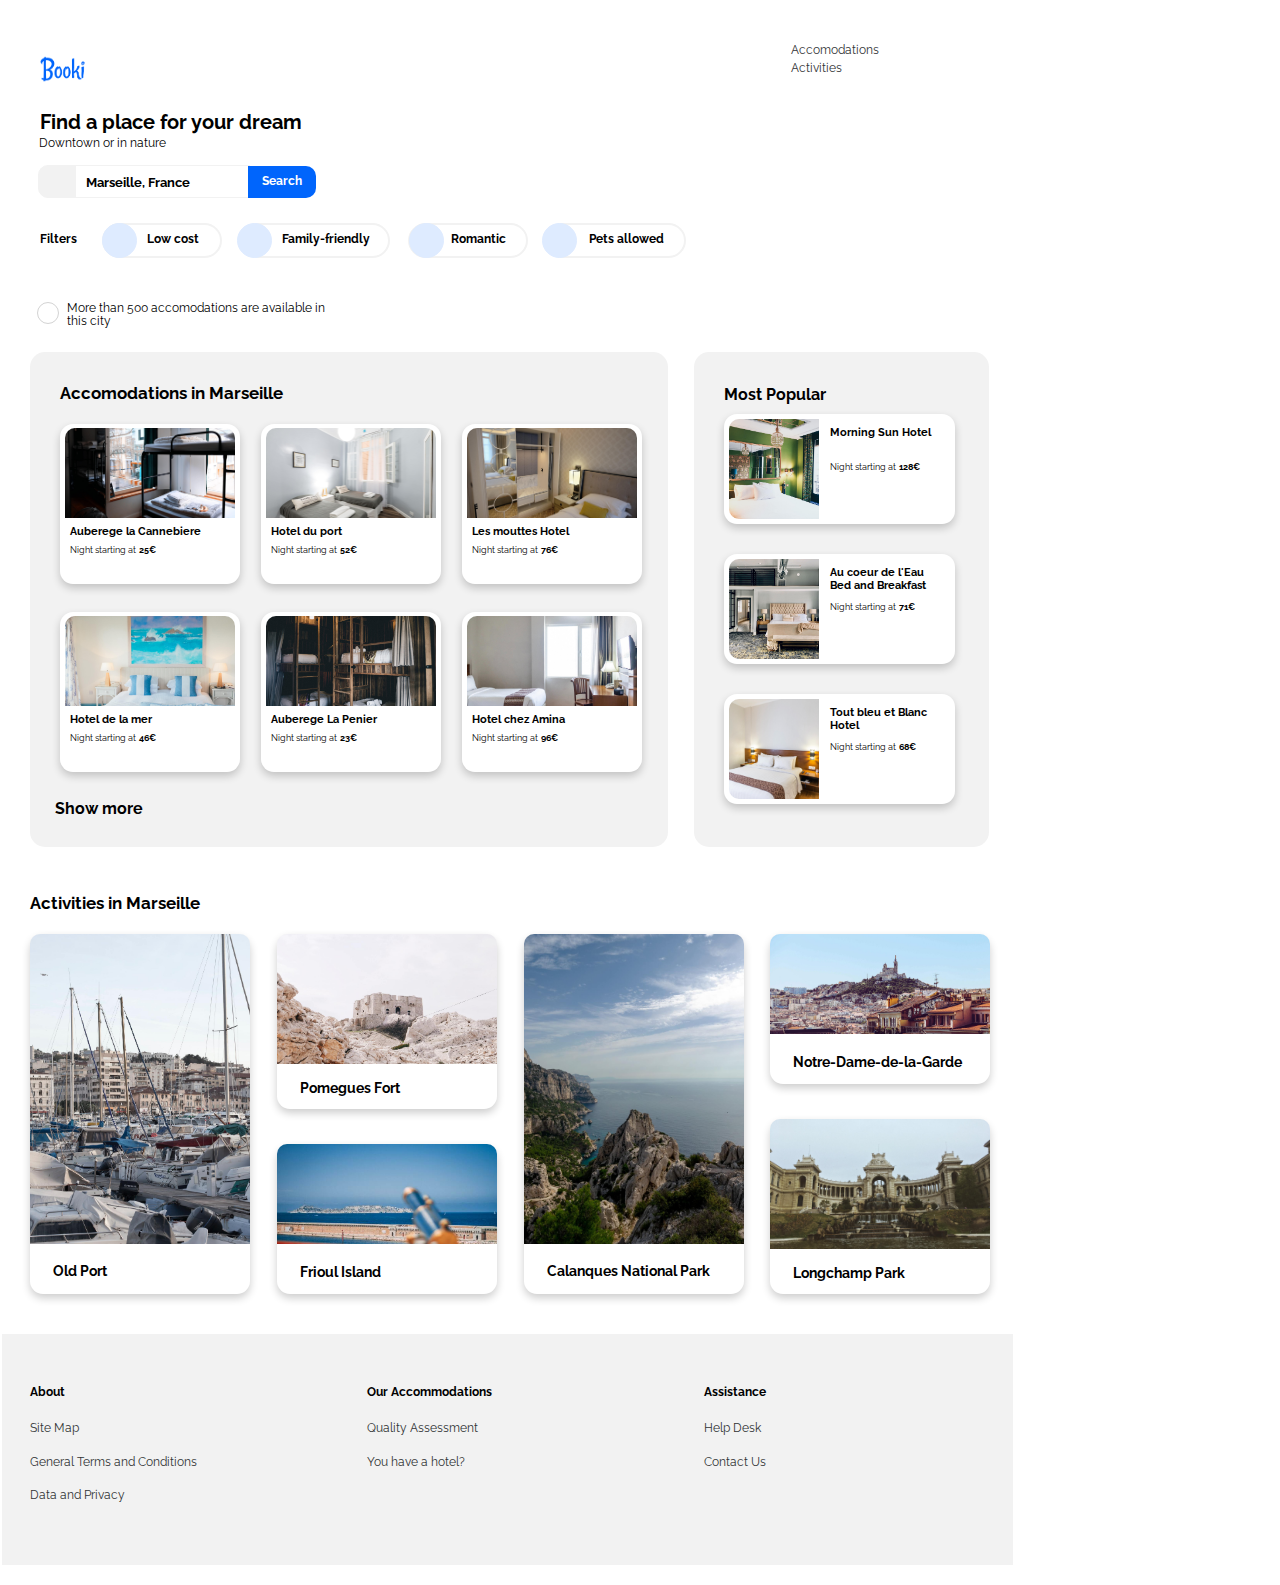
<file: index.html>
<!DOCTYPE html>
<html lang="en">

<head>
    <meta charset="utf-8">
    <meta name="viewport" content="width=device-width, initial-scale=1.0">

    <link rel="preconnect" href="https://fonts.googleapis.com">
    <link rel="preconnect" href="https://fonts.gstatic.com" crossorigin>
    <link href="https://fonts.googleapis.com/css2?family=Raleway:wght@400;700;900&display=swap" rel="stylesheet">

    <link rel="stylesheet" href="https://use.fontawesome.com/releases/v5.15.4/css/all.css"
        integrity="sha384-DyZ88mC6Up2uqS4h/KRgHuoeGwBcD4Ng9SiP4dIRy0EXTlnuz47vAwmeGwVChigm" crossorigin="anonymous">
    <link rel="stylesheet" href="css/normalize.css" type="text/css">
    <link rel="stylesheet" href="css/style.css" type="text/css">

    <title>
        Booki
    </title>
</head>

<body>

    <header>
        <div class="h-img-wrapper">
           <img src="images/logo/Booki.png" alt="logo" width="191" height="60"> 
        </div>

        <div class="h-img-wrapper2">
            <img src="images/logo/Booki@3x.png" alt="mobile logo" width="285" height="135">
        </div>
        
        <nav>
            <ul class='nav-menu'>
                <li><a href="#accom-anchor">Accomodations</a></li>
                <li><a href="#activity-anchor">Activities</a></li>
            </ul>

        </nav>
        
    </header>

    <main>
        <div class="welcome-container">
            <p id="welcome-header"><strong>Find a place for your dream</strong></p>
            <!-- <h1>Find a place for your dream vacation</h1>
            <h2>Find a place for your dream<br> vacation</h2>
            <h4>Find a place for your dream vacation</h4> -->
            <p>Downtown or in nature</p>
        </div>

        <div class="search-container">
            <form>
                <button type="button" id="gps-btn"><i class="fas
                            fa-map-marker-alt"></i></button>
                <input type="search" id="query" placeholder="Marseille, France">
                <button type="submit" id="btn-search">Search</button>
                <button type="submit" id="btn-glass"><i class="fas fa-search"></i></button>
            </form>

        </div>

        <div class="filter-container">
            <p>Filters</p>

            <button class="btn" onclick="filterSelection('Low cost')">
                <span class="icon-dollar">
                    <i class="fas fa-money-bill-wave"></i>
                </span>

                <span class="btn1-text">Low cost</span>

            </button>

            <button class="btn2" onclick="filterSelection('Family-Friendly')">
                <span class="icon-family">
                    <i class="fas fa-child"></i>
                </span>

                <span class="btn2-text">Family-friendly</span>
            </button>

            <button class="btn3" onclick="filterSelection('Romantic')">
                <span class="icon-romantic">
                    <i class="fas fa-heart"></i>
                </span>

                <span class="btn3-text">Romantic</span>

            </button>

            <button class="btn4" onclick="filterSelection('Pets allowed')">
                <span class="icon-pet">
                    <i class="fas fa-dog"></i>
                </span>

                <span class="btn4-text"> Pets allowed</span>

            </button>

        </div>

        <div class="tally-container">
            <div class="icon-info">
                <i class="fas fa-info"></i>
            </div>

            <p>More than 500 accomodations are available in this city</p>
        </div>

        <div class="cards-wrapper">
            <div class="accom-card-container">
                <div id="accom-anchor">
                    <p id="accom-title"><strong>Accomodations in Marseille</strong></p>
                </div>
                <div class="grid-wrapper-row">
                    <div class="grid-wrapper-column">
                        <a href="#" class="card1">
                            <div class="c1-header">
                                <img src="images/hebergements/2_large/cannebiere.jpg" alt="cannebiere placeholder"
                                    width="100" height="100">
                            </div>

                            <div class="c1-footer">
                                <p class="card1-title"><strong>Auberege la Cannebiere</strong></p>
                                <p class="night-price">Night starting at<b>25€</b></p>
                                <span class="four-star">
                                    <i class="fas fa-star"></i>
                                    <i class="fas fa-star"></i>
                                    <i class="fas fa-star"></i>
                                    <i class="fas fa-star"></i>
                                    <i class="fas fa-star"></i>
                                </span>

                            </div>
                        </a>

                    </div>

                    <div class="grid-wrapper-column">
                        <a href="#" class="card1">
                            <div class="c1-header">
                                <img src="images/hebergements/2_large/du-port.jpg" alt="Hotel du port" width="100"
                                    height="100">
                            </div>

                            <div class="c1-footer">
                                <p class="card1-title"><strong>Hotel du port</strong></p>
                                <p class="night-price">Night starting at<b>52€</b></p>
                                <span class="five-star">
                                    <i class="fas fa-star"></i>
                                    <i class="fas fa-star"></i>
                                    <i class="fas fa-star"></i>
                                    <i class="fas fa-star"></i>
                                    <i class="fas fa-star"></i>
                                </span>
                            </div>

                        </a>
                    </div>

                    <div class="grid-wrapper-column">
                        <a href="#" class="card1">
                            <div class="c1-header">
                                <img src="images/hebergements/2_large/les-mouettes.jpg" alt="Les mouettes Hotel"
                                    width="100" height="100">
                            </div>

                            <div class="c1-footer">
                                <p class="card1-title"><strong>Les mouttes Hotel</strong></p>
                                <p class="night-price">Night starting at<b>76€</b></p>
                                <span class="four-star">
                                    <i class="fas fa-star"></i>
                                    <i class="fas fa-star"></i>
                                    <i class="fas fa-star"></i>
                                    <i class="fas fa-star"></i>
                                    <i class="fas fa-star"></i>
                                </span>

                            </div>

                        </a>
                    </div>

                </div>

                <div class="grid-wrapper-row2">
                    <div class="grid-wrapper-column">
                        <a href="#" class="card1">
                            <div class="c1-header">
                                <img src="images/hebergements/2_large/de-la-mer.jpg" alt="Hotel de la mer" width="100"
                                    height="100">
                            </div>

                            <div class="c1-footer">
                                <p class="card1-title"><strong>Hotel de la mer</strong></p>
                                <p class="night-price">Night starting at<b>46€</b></p>
                                <span class="three-star">
                                    <i class="fas fa-star"></i>
                                    <i class="fas fa-star"></i>
                                    <i class="fas fa-star"></i>
                                    <i class="fas fa-star"></i>
                                    <i class="fas fa-star"></i>
                                </span>
                            </div>

                        </a>
                    </div>

                    <div class="grid-wrapper-column">
                        <a href="#" class="card1">
                            <div class="c1-header">
                                <img src="images/hebergements/2_large/le-panier.jpg" alt="Auberege La Penier"
                                    width="100" height="100">
                            </div>

                            <div class="c1-footer">
                                <p class="card1-title"><strong>Auberege La Penier</strong></p>
                                <p class="night-price">Night starting at<b>23€</b></p>
                                <span class="four-star">
                                    <i class="fas fa-star"></i>
                                    <i class="fas fa-star"></i>
                                    <i class="fas fa-star"></i>
                                    <i class="fas fa-star"></i>
                                    <i class="fas fa-star"></i>
                                </span>
                            </div>

                        </a>
                    </div>

                    <div class="grid-wrapper-column">
                        <a href="#" class="card1">
                            <div class="c1-header">
                                <img src="images/hebergements/2_large/chez-amina.jpg" alt="Hotel chez Amina" width="100"
                                    height="100">
                            </div>

                            <div class="c1-footer">
                                <p class="card1-title"><strong>Hotel chez Amina</strong></p>
                                <p class="night-price">Night starting at<b>96€</b></p>
                                <span class="five-star">
                                    <i class="fas fa-star"></i>
                                    <i class="fas fa-star"></i>
                                    <i class="fas fa-star"></i>
                                    <i class="fas fa-star"></i>
                                    <i class="fas fa-star"></i>
                                </span>
                            </div>

                        </a>
                    </div>

                </div>

                <p id="accom-subtitle"><strong>Show more</strong></p>
            </div>

            <div class="mp-card-container">
                <div class="mp-title-container">
                    <p class="mp-title"><strong>Most Popular</strong></p>
                    <span class="icon-graph">
                        <i class="fas fa-chart-line"></i>
                    </span>

                </div>

                <div class="mp-wrapper-column">
                    <div class="mp-card1">
                        <div class="mp-c1-header">
                            <img src="images/hebergements/2_large/morning-sun.jpg" alt="Morning Sun Hotel" width="50"
                                height="100">
                        </div>

                        <div class="mp-c1-footer">
                            <p class="mp-card1-title"><strong>Morning Sun Hotel</strong></p>
                            <p class="mp-night-price">Night starting at<b>128€</b></p>
                            <span class="mp-five-star">
                                <i class="fas fa-star"></i>
                                <i class="fas fa-star"></i>
                                <i class="fas fa-star"></i>
                                <i class="fas fa-star"></i>
                                <i class="fas fa-star"></i>
                            </span>
                        </div>
                    </div>

                    <div class="mp-card1">
                        <div class="mp-c1-header">
                            <img src="images/hebergements/2_large/bed-breakfast.jpg" alt="Au...B&B" width="50"
                                height="100">
                        </div>

                        <div class="mp-c1-footer">
                            <p class="mp-card1-title2"><strong>Au coeur de l'Eau Bed and Breakfast</strong></p>
                            <p class="mp-night-price">Night starting at<b>71€</b></p>
                            <span class="mp-four-star">
                                <i class="fas fa-star"></i>
                                <i class="fas fa-star"></i>
                                <i class="fas fa-star"></i>
                                <i class="fas fa-star"></i>
                                <i class="fas fa-star"></i>
                            </span>
                        </div>
                    </div>

                    <div class="mp-card1">
                        <div class="mp-c1-header">
                            <img src="images/hebergements/2_large/et-blanc.jpg" alt="Blanc Hotel" width="50"
                                height="100">
                        </div>

                        <div class="mp-c1-footer">
                            <p class="mp-card1-title2"><strong>Tout bleu et Blanc Hotel</strong></p>
                            <p class="mp-night-price">Night starting at<b>68€</b></p>
                            <span class="mp-four-star">
                                <i class="fas fa-star"></i>
                                <i class="fas fa-star"></i>
                                <i class="fas fa-star"></i>
                                <i class="fas fa-star"></i>
                                <i class="fas fa-star"></i>
                            </span>
                        </div>
                    </div>

                </div>
            </div>

        </div>

        <div class="activities-container">
            <div id="activity-anchor">
                <p id="activity-title"><strong>Activities in Marseille</strong></p>
                
            </div>

            <div class="a-wrapper-row">
                <div class="a-wrapper-column-long">
                    <a href="#" class="a-card1">
                        <div class="a-c1-header">
                            <img src="images/activites/2_large/old-port.jpg" alt="old port" width="218" height="310">
                        </div>

                        <div class="a-c1-footer">
                            <p class="a-card-title"><strong>Old Port</strong></p>
                    
                        </div>

                    </a>
                </div>

                <div class="a-wrapper-column-short">
                    <a href="#" class="a-card2">
                        <div class="a-c2-header">
                            <img src="images/activites/2_large/pomegues-fort.jpg" alt="Pomegues Fort" width="220" height="130">
                        </div>

                        <div class="a-c2-footer">
                            <p class="a-card-title"><strong>Pomegues Fort</strong></p>
                            
                        </div>

                    </a>

                    <a href="#" class="a-card3">
                        <div class="a-c3-header">
                            <img src="images/activites/4_small/kevin-hikari-rV_Qd1l-VXg-unsplash.jpg" alt="Frioul Island" width="245" height="100">
                        </div>

                        <div class="a-c3-footer">
                            <p class="a-card-title"><strong>Frioul Island</strong></p>
                            
                        </div>

                    </a>
                </div>

                <div class="a-wrapper-column-long">
                    <a href="#" class="a-card1">
                        <div class="a-c1-header">
                            <img src="images/activites/2_large/calanques-nat-prk.jpg" alt="Calanques National Park" width="245" height="320">
                        </div>

                        <div class="a-c1-footer">
                            <p class="a-card-title"><strong>Calanques National Park</strong></p>
                            
                        </div>
                    </a>
                    
                </div>

                <div class="a-wrapper-column-short">
                    <a href="#" class="a-card3">
                        <div class="a-c3-header">
                            <img src="images/activites/2_large/notre-dame.jpg" alt="Notre-Dame" width="245" height="110">
                        </div>

                        <div class="a-c3-footer">
                            <p class="a-card-title"><strong>Notre-Dame-de-la-Garde</strong></p>
                            
                        </div>

                    </a>

                    <a href="#" class="a-card2">
                        <div class="a-c2-header">
                            <img src="images/activites/2_large/longchamp.jpg" alt="Longchamp Park" width="245" height="130">
                        </div>

                        <div class="a-c2-footer">
                            <p class="a-card-title"><strong>Longchamp Park</strong></p>
                           
                        </div>

                    </a>
                </div>
            </div>

        </div>

    </main>

    <footer>
    
        <div class="f-wrapper-row">
            <div class="f1">
                <p><strong>About</strong></p>
                <ul>
                    <li><a href="#">Site Map</a></li>
                    <li><a href="#">General Terms and Conditions</a></li>
                    <li><a href="#">Data and Privacy</a></li>
                </ul>
    
            </div>
    
            <div class="f1">
                <p><strong>Our Accommodations</strong></p>
                <ul>
                    <li><a href="#">Quality Assessment</a></li>
                    <li><a href="#">You have a hotel?</a></li>
    
                </ul>
    
            </div>
    
            <div class="f1">
                <p><strong>Assistance</strong></p>
                <ul>
                    <li><a href="#">Help Desk</a></li>
                    <li><a href="#">Contact Us</a></li>
    
                </ul>
    
            </div>
    
        </div>
    
    </footer>

</body>

</html>
</file>
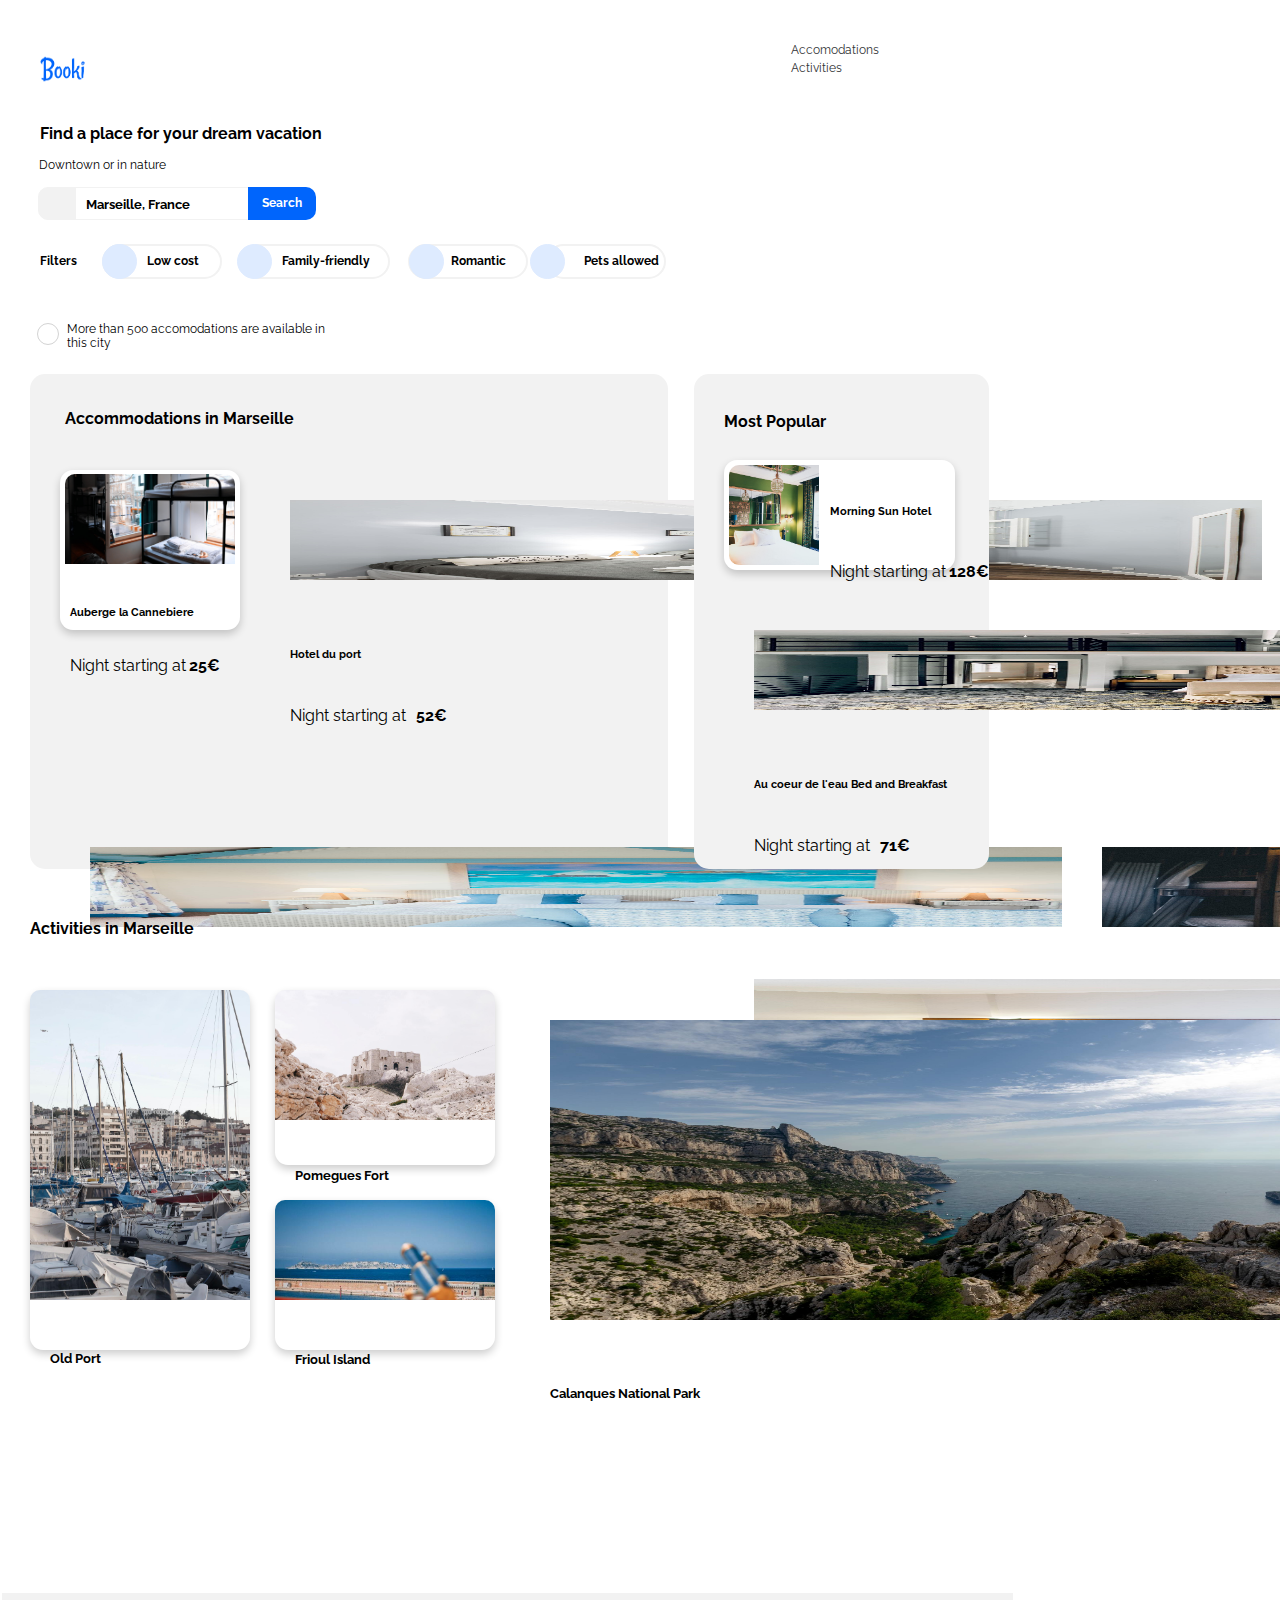
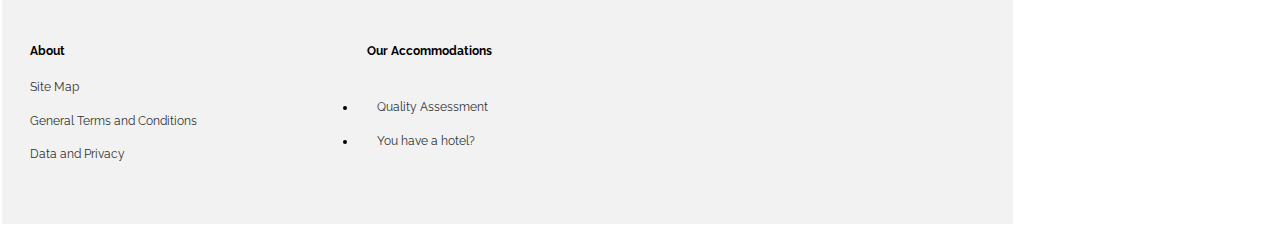
<file: index2.html>
<!DOCTYPE html>
<html lang="en">

<head>
    <meta charset="utf-8">
    <meta name="viewport" content="width=device-width, initial-scale=1.0">
    <link rel="preconnect" href="https://fonts.googleapis.com">
    <link rel="preconnect" href="https://fonts.gstatic.com" crossorigin>
    <link href="https://fonts.googleapis.com/css2?family=Raleway:wght@400;700;900&display=swap" rel="stylesheet">


    <link rel="stylesheet" href="https://use.fontawesome.com/releases/v5.15.4/css/all.css"
        integrity="sha384-DyZ88mC6Up2uqS4h/KRgHuoeGwBcD4Ng9SiP4dIRy0EXTlnuz47vAwmeGwVChigm" crossorigin="anonymous">
    <link rel="stylesheet" href="css/normalize.css" type="text/css">
    <link rel="stylesheet" href="css/style.css" type="text/css">

    <title>
        Booki
    </title>
</head>

<body>

    <header>
        <div class="h-img-wrapper">
           <img src="images/logo/Booki.png" alt="logo" width="191" height="60"> 
        </div>
        
        <nav>
            <ul class='nav-menu'>
                <li><a href="#Accomodations">Accomodations</a></li>
                <li><a href="#Activities">Activities</a></li>
            </ul>

        </nav>

        
    </header>

    <main>
        <section class="welcome-container">
            <h4>Find a place for your dream vacation</h4>
            <p>Downtown or in nature</p>
        </section>

        <div class="search-container">
            <form>
                <button type="button" id="gps-btn"><i class="fas
                            fa-map-marker-alt"></i></button>
                <input type="search" id="query" placeholder="Marseille, France">
                <button type="submit" id="btn-search">Search</button>
            </form>

        </div>



        <div class="filter-container">
            <p>Filters</p>
            <!--<button class="btn active" onclick="filterSelection('Filters')">Filters</button>-->
            <button class="btn" onclick="filterSelection('Low cost')">
                <span class="icon-dollar">
                    <i class="fas fa-money-bill-wave"></i>
                </span>

                <span class="btn1-text">Low cost</span>

            </button>

            <button class="btn2" onclick="filterSelection('Family-Friendly')">
                <span class="icon-family">
                    <i class="fas fa-child"></i>
                </span>

                <span class="btn2-text">Family-friendly</span>
            </button>

            <button class="btn" onclick="filterSelection('Romantic')">
                <span class="icon-romantic">
                    <i class="fas fa-heart"></i>
                </span>

                <span class="btn3-text">Romantic</span>

            </button>

            <button class="btn3" onclick="filterSelection('Pets allowed')">
                <span class="icon-pet">
                    <i class="fas fa-dog"></i>
                </span>

                <span class="btn4-text"> Pets allowed</span>

            </button>

        </div>



        <div class="tally-container">
            <div class="icon-info">
                <i class="fas fa-info"></i>
            </div>

            <p>More than 500 accomodations are available in this city</p>
        </div>

        <div class="cards-wrapper">
            <section class="accom-card-container">
                <h4>Accommodations in Marseille</h4>

                <div class="grid-wrapper-row">
                    <div class="grid-wrapper-column">
                        <div class="card1">
                            <div class="c1-header">
                                <img src="images/hebergements/2_large/cannebiere.jpg" alt="cannebiere placeholder"
                                    width="100" height="100">
                            </div>


                            <div class="c1-footer">
                                <h6>Auberge la Cannebiere</h6>
                                <p>Night starting at<b>25€</b></p>
                                <span class="four-star">
                                    <i class="fas fa-star"></i>
                                    <i class="fas fa-star"></i>
                                    <i class="fas fa-star"></i>
                                    <i class="fas fa-star"></i>
                                    <i class="fas fa-star"></i>
                                </span>

                            </div>

                        </div>

                    </div>

                    <div class="grid-wrapper-column">
                        <div class="card2">
                            <div class="c2-header">
                                <img src="images/hebergements/2_large/du-port.jpg" alt="Hotel du port" width="100"
                                    height="100">
                            </div>

                            <div class="c2-footer">
                                <h6>Hotel du port</h6>
                                <p>Night starting at<b>52€</b></p>
                                <span class="five-star">
                                    <i class="fas fa-star"></i>
                                    <i class="fas fa-star"></i>
                                    <i class="fas fa-star"></i>
                                    <i class="fas fa-star"></i>
                                    <i class="fas fa-star"></i>
                                </span>
                            </div>

                        </div>
                    </div>

                    <div class="grid-wrapper-column">
                        <div class="card3">
                            <div class="c3-header">
                                <img src="images/hebergements/2_large/les-mouettes.jpg" alt="Les mouettes Hotel"
                                    width="100" height="100">
                            </div>

                            <div class="c3-footer">
                                <h6>Les mouettes Hotel</h6>
                                <p>Night starting at<b>76€</b></p>
                                <span class="four-star">
                                    <i class="fas fa-star"></i>
                                    <i class="fas fa-star"></i>
                                    <i class="fas fa-star"></i>
                                    <i class="fas fa-star"></i>
                                    <i class="fas fa-star"></i>
                                </span>

                            </div>

                        </div>
                    </div>

                </div>

                <div class="grid-wrapper-row2">
                    <div class="grid-wrapper-column">
                        <div class="card4">
                            <div class="c4-header">
                                <img src="images/hebergements/2_large/de-la-mer.jpg" alt="Hotel de la mer" width="100"
                                    height="100">
                            </div>

                            <div class="c4-footer">
                                <h6>Hotel de la mer</h6>
                                <p>Night starting at<b>46€</b></p>
                                <span class="three-star">
                                    <i class="fas fa-star"></i>
                                    <i class="fas fa-star"></i>
                                    <i class="fas fa-star"></i>
                                    <i class="fas fa-star"></i>
                                    <i class="fas fa-star"></i>
                                </span>
                            </div>

                        </div>
                    </div>

                    <div class="grid-wrapper-column">
                        <div class="card5">
                            <div class="c5-header">
                                <img src="images/hebergements/2_large/le-panier.jpg" alt="Auberege La Penier"
                                    width="100" height="100">
                            </div>

                            <div class="c5-footer">
                                <h6>Auberege La Penier</h6>
                                <p>Night starting at<b>23€</b></p>
                                <span class="four-star">
                                    <i class="fas fa-star"></i>
                                    <i class="fas fa-star"></i>
                                    <i class="fas fa-star"></i>
                                    <i class="fas fa-star"></i>
                                    <i class="fas fa-star"></i>
                                </span>
                            </div>

                        </div>
                    </div>

                    <div class="grid-wrapper-column">
                        <div class="card6">
                            <div class="c6-header">
                                <img src="images/hebergements/2_large/chez-amina.jpg" alt="Hotel chez Amina" width="100"
                                    height="100">
                            </div>

                            <div class="c6-footer">
                                <h6>Hotel chez Amina</h6>
                                <p>Night starting at<b>96€</b></p>
                                <span class="five-star">
                                    <i class="fas fa-star"></i>
                                    <i class="fas fa-star"></i>
                                    <i class="fas fa-star"></i>
                                    <i class="fas fa-star"></i>
                                    <i class="fas fa-star"></i>
                                </span>
                            </div>

                        </div>
                    </div>

                </div>

                <h5>Show more</h5>
            </section>

            <section class="mp-card-container">
                <div class="mp-title-container">
                    <h4>Most Popular </h4>
                    <span class="icon-graph">
                        <i class="fas fa-chart-line"></i>
                    </span>

                </div>

                <div class="mp-wrapper-column">
                    <div class="mp-card1">
                        <div class="mp-c1-header">
                            <img src="images/hebergements/2_large/morning-sun.jpg" alt="Morning Sun Hotel" width="50"
                                height="100">
                        </div>

                        <div class="mp-c1-footer">
                            <h6>Morning Sun Hotel</h6>
                            <p>Night starting at<b>128€</b></p>
                            <span class="five-star">
                                <i class="fas fa-star"></i>
                                <i class="fas fa-star"></i>
                                <i class="fas fa-star"></i>
                                <i class="fas fa-star"></i>
                                <i class="fas fa-star"></i>
                            </span>
                        </div>
                    </div>

                    <div class="mp-card2">
                        <div class="mp-c2-header">
                            <img src="images/hebergements/2_large/bed-breakfast.jpg" alt="Au...B&B" width="50"
                                height="100">
                        </div>

                        <div class="mp-c2-footer">
                            <h6>Au coeur de l'eau Bed and Breakfast</h6>
                            <p>Night starting at<b>71€</b></p>
                            <span class="four-star">
                                <i class="fas fa-star"></i>
                                <i class="fas fa-star"></i>
                                <i class="fas fa-star"></i>
                                <i class="fas fa-star"></i>
                                <i class="fas fa-star"></i>
                            </span>
                        </div>
                    </div>

                    <div class="mp-card3">
                        <div class="mp-c3-header">
                            <img src="images/hebergements/2_large/et-blanc.jpg" alt="Blanc Hotel" width="50"
                                height="100">
                        </div>

                        <div class="mp-c3-footer">
                            <h6>Tout bleu et Blanc Hotel</h6>
                            <p>Night starting at<b>68€</b></p>
                            <span class="four-star">
                                <i class="fas fa-star"></i>
                                <i class="fas fa-star"></i>
                                <i class="fas fa-star"></i>
                                <i class="fas fa-star"></i>
                                <i class="fas fa-star"></i>
                            </span>
                        </div>
                    </div>

                </div>
            </section>

        </div>

        <section class="activities-container">
            <h4>Activities in Marseille</h4>

            <div class="a-wrapper-row">
                <div class="a-wrapper-column-long">
                    <div class="a-card1">
                        <div class="a-c1-header">
                            <img src="images/activites/2_large/old-port.jpg" alt="old port" width="218" height="310">
                        </div>

                        <div class="a-c1-footer">
                            <h5>Old Port</h5>
                        </div>

                    </div>
                </div>

                <div class="a-wrapper-column-short">
                    <div class="a-card2">
                        <div class="a-c2-header">
                            <img src="images/activites/2_large/pomegues-fort.jpg" alt="Pomegues Fort" width="220" height="130">
                        </div>

                        <div class="a-c2-footer">
                            <h5>Pomegues Fort</h5>
                        </div>

                    </div>

                    <div class="a-card3">
                        <div class="a-c3-header">
                            <img src="images/activites/4_small/kevin-hikari-rV_Qd1l-VXg-unsplash.jpg" alt="Frioul Island" width="245" height="100">
                        </div>

                        <div class="a-c3-footer">
                            <h5>Frioul Island</h5>
                        </div>

                    </div>
                </div>

                <div class="a-wrapper-column-long">
                    <div class="a-card4">
                        <div class="a-c4-header">
                            <img src="images/activites/2_large/calanques-nat-prk.jpg" alt="Calanques National Park" width="245" height="320">
                        </div>

                        <div class="a-c4-footer">
                            <h5>Calanques National Park</h5>
                        </div>
                    </div>
                    
                </div>

                <div class="a-wrapper-column-short">
                    <div class="a-card5">
                        <div class="a-c5-header">
                            <img src="images/activites/2_large/notre-dame.jpg" alt="Notre-Dame" width="245" height="110">
                        </div>

                        <div class="a-c5-footer">
                            <h5>Notre-Dame-de-la-Garde</h5>
                        </div>

                    </div>

                    <div class="a-card6">
                        <div class="a-c6-header">
                            <img src="images/activites/2_large/longchamp.jpg" alt="Longchamp Park" width="245" height="130">
                        </div>

                        <div class="a-c6-footer">
                            <h5>Longchamp Park</h5>
                        </div>

                    </div>
                </div>
            </div>

        </section>

    </main>

    <footer>
    
        <div class="f-wrapper-row">
            <div class="f1">
                <p><strong>About</strong></p>
                <ul>
                    <li><a href="#">Site Map</a></li>
                    <li><a href="#">General Terms and Conditions</a></li>
                    <li><a href="#">Data and Privacy</a></li>
                </ul>
    
            </div>
    
            <div class="f2">
                <p><strong>Our Accommodations</strong></p>
                <ul>
                    <li><a href="#">Quality Assessment</a></li>
                    <li><a href="#">You have a hotel?</a></li>
    
                </ul>
    
            </div>
    
            <div class="f3">
                <p><strong>Assistance</strong></p>
                <ul>
                    <li><a href="#">Help Desk</a></li>
                    <li><a href="#">Contact Us</a></li>
    
                </ul>
    
            </div>
    
        </div>
    
    
    
    </footer>
    

</body>
































</html>
</file>
<file: css/style.css>
/* desktop breakpoint */
* {
    box-sizing: border-box;
    width: 992px;
    font-family: "Raleway", sans-serif;
    color: #000000;
    padding: 10px 10px;
}

/* css for font awesome icons */
i {
    font-family: "Font Awesome 5 Pro";
    font-weight: 900;
    width: 5%;
    vertical-align: middle;
}

/*  start of header css */
header {
    display: flex;
    flex-flow: row nowrap;
    width: inherit;
    gap: 50.5%;
    padding-bottom: 0;
}

.h-img-wrapper {
    width: 45%;
}

.h-img-wrapper img {
    width: 80px;
    height: 58px;
    padding-left: 0px;
    margin: 0 0 0 0px;
}

/* hides booki logo container for tablet+mobile */
@media only screen and (min-width: 769px) {
    .h-img-wrapper2 {
        display: none;
    }
}

nav {
    width: 55%;
}

/* changes border location for desktop */
@media only screen and (min-width: 769px) {
    nav li:hover {
        border-top: 3px solid #0065fc;
    }
}

.nav-menu {
    padding: 0 0 0 23px;
    margin: 0;
    width: 100%;
}

.nav-menu li {
    display: inline;
    list-style-type: none;
    padding-top: 42px;
    font-size: 12px;
}

.nav-menu li a:link {
    text-decoration: none;
    color: #303234;
}

.nav-menu li a:visited {
    text-decoration: none;
    color: #303234;
}

.nav-menu li a:active {
    text-decoration: none;
    color: #303234;
}

.nav-menu li a:hover {
    text-decoration: none;
    color: #0065fc;
}

/* responsive css for header / page setup (tablet ; mobile nested) */
@media screen and (max-width: 768px) {
    * {
        width: 768px;
        padding: 5px 5px;
    }

    main {
        padding-top: 0px;
        padding-left: 20px;
        margin-top: 20px;
    }

    header {
        flex-flow: column nowrap;
        gap: 30px;
        padding-bottom: 15px;
        padding-left: 0px;
        margin-left: -10px;
    }

    .h-img-wrapper {
        display: none;
    }

    .h-img-wrapper2 {
        width: 100%;
        padding-left: 235px;
    }

    .h-img-wrapper2 img {
        width: 255px;
        height: 125px;
    }

    nav {
        width: 100%;
        padding-left: 0;
    }

    nav li:hover {
        border-bottom: 3px solid #0065fc;
    }

    .nav-menu {
        padding: 0;
    }

    .nav-menu li {
        padding-top: 0;
        padding-bottom: 8px;
        padding-left: 100px;
        padding-right: 100px;
        border-bottom: 3px solid #F2F2F2;
        font-size: 26px;
    }

    @media only screen and (max-width: 500px) {
        * {
            width: 500px;
        }

        main {
            padding-left: 10px;
            margin-top: 10px;
        }

        .h-img-wrapper2 {
            padding-left: 130px;
        }

        .h-img-wrapper2 img {
            width: 155px;
            height: 80px;
        }

        .nav-menu li {
            padding-left: 30px;
            padding-right: 50px;
            font-size: 20px;
        }
    }
}

/* main section css for spacing purposes */
@media only screen and (min-width: 769px) {
    main {
        padding-top: 0;
        margin-top: -20px;
    }

}

/* start of text above search bar css */
.welcome-container {
    line-height: 0px;
    color: black;
    margin-left: -5px;
    padding-left: 5px;
}

#welcome-header {
    padding-top: 0;
    padding-bottom: 1px; 
    padding-left: 0;
    font-size: 20px;
}

.welcome-container p {
    font-size: 11.7px;
    padding-left: 9px;
    padding-top: 0;
    padding-bottom: 0;
}

/* responsive css for welcome section (tablet ; mobile nested) */
@media only screen and (max-width: 768px) {
    .welcome-container {
        width: 100%;
    }

    #welcome-header {
        padding-bottom: 10px;
        font-size: 32px;
    }

    #welcome-header strong{
        padding-left: 3px;
    }
    
    .welcome-container p {
        font-size: 22px;
        padding-left: 3px;
    }

    @media only screen and (max-width: 500px) {
        .welcome-container {
            line-height: normal;
        }

        #welcome-header {
            font-size: 26px;
            padding-top: 25px;
            padding-bottom: 0px;
        }

        #welcome-header strong{
            padding-left: 1px;
        }
        
        .welcome-container p {
            font-size: 18px;
            padding-left: 2px;
            margin-top: -15px;
        }
    }

}


/* start of search bar css */
.search-container {
    padding: 0px;
    position: relative;
    right: 2px;
}

form {
    width: 100%;
    padding-top: 0;
}

#gps-btn {
    border: 1px solid #f2f2f2;
    background-color: #f2f2f2;
    border-top-left-radius: 10px;
    border-bottom-left-radius: 10px;
    width: 4%;
    height: 33px;
    padding-bottom: 1px;
    padding-top: 1px;
    position: relative;
    bottom: 0.5px;
}

#gps-btn i {
    position: relative;
    right: 6px;
    bottom: 1px;
    font-size: 12px;
}

#query {
    width: 18%;
    border: 1px solid #f2f2f2;
    position: relative;
    right: 6px;
    font-weight: bold;
    padding-top: 7px;
    padding-bottom: 6px;
}

#query::placeholder {
    color: black;
    opacity: 1;
    font-weight: bold;
    font-size: 13px;
    padding: 5px 0px;
}

#btn-search {
    width: 7%;
    background-color: #0065fc;
    border-width: 0px;
    color: white;
    position: relative;
    right: 12px;
    font-size: 12px;
    padding: 9.5px 0px;
    top: -2px;
    font-weight: bold;
    border-bottom-right-radius: 10px;
    border-top-right-radius: 10px;
}

/* hides tablet/mobile only search button for desktopview */
@media only screen and (min-width: 769px) {
    #btn-glass {
        display: none;
    }
}


/* responsive css for search bar tablet + mobile nested */
@media only screen and (max-width: 768px) {
    form {
        padding-top: 10px;
    }

    #gps-btn {
        width: 8%;
        height: 53px;
        bottom: 1px;
        border-top-left-radius: 15px;
        border-bottom-left-radius: 15px;
    }

    #gps-btn i {
        font-size: 20px;
    }

    #query {
        width: 50%;
        height: 52px;
    }

    #query::placeholder {
        font-size: 26px;
        padding-left: 16px;
    }

    #btn-search {
        display: none;
    }

    #btn-glass {
        width: 7.5%;
        height: 53px;
        border-top-left-radius: 10px;
        border-bottom-left-radius: 10px;
        background-color: #0065fc;
        border-width: 0px;
        position: relative;
        right: 20px;
        font-size: 12px;
        padding: 9.5px 0px;
        top: -2px;
        font-weight: bold;
        border-bottom-right-radius: 15px;
        border-top-right-radius: 15px;
        border-top-left-radius: 15px;
        border-bottom-left-radius: 15px;
    }

    #btn-glass i {
        position: relative;
        right: 9px;
        bottom: 0px;
        font-size: 20px;
        color: white;
    }

    @media only screen and (max-width: 500px) {
        #gps-btn {
            width: 12%;
        }

        #gps-btn i {
            font-size: 18px;
        }

        #query {
            width: 55%;
        }

        #query::placeholder {
            font-size: 20px;
            padding-left: 18px;
        }

        #btn-glass {
            width: 11%;
        }

        #btn-glass i {
            font-size: 18px;
        }

    }
}

/* start of filter css */
.filter-container {
    display: flex;
    flex-flow: row nowrap;
    justify-content: left;
    align-items: center;
    gap: 18px;
    padding-top: 10px;
    font-weight: bold;
    padding-left: 0px;
    padding-top: 1px;
}

.filter-container p {
    width: 5.5%;
    font-size: 12px;
}

.btn, .btn2, .btn3, .btn4 {
    display: inline-flex;
    justify-content: center;
    align-items: center;
    border: 2.5px solid #f2f2f2;
    background-color: white;
    border-radius: 30px;
    width: 120px;
    font-weight: bold;
    overflow: visible;
    height: 35px;
    gap: 10px;
    padding-top: 0px;
    padding-bottom: 0px;
}

.btn:hover, .btn2:hover, .btn3:hover, .btn4:hover {
    background-color: #0065FC;
}

.btn1-text:hover, .btn2-text:hover, .btn3-text:hover, .btn4-text:hover {
    background-color: #DEEBFF;
    color: #0065FC;
}

.btn2 {
    width: 150px;
    gap: 6px;
}

.btn4 {
    width: 140px;
    gap: 3px;
}

.icon-dollar, .icon-family, .icon-romantic, .icon-pet {
    border-radius: 50%;
    overflow: visible;
    border: 1px solid #deebff;
    background-color: #deebff;
    width: 35px;
    height: 35px;
    position: relative;
    right: 12px;
}

.icon-dollar i, .icon-family i, .icon-romantic i, .icon-pet i {
    font-size: 14px;
    position: relative;
    right: 12px;
    bottom: 10px;
    color: #0065fc;
}

.btn1-text, .btn2-text, .btn3-text, .btn4-text {
    font-size: 12px;
    font-weight: 900;
    text-align: left;
    white-space: nowrap;
    padding: 0px;
    width: 90px;
    font-weight: bold;
    position: relative;
    right: 12px;
}

.icon-family {
    right: 14px;
}

.icon-family i {
    right: 9px;
    bottom: 10px;
}

.btn2-text {
    right: 10px;
}

.icon-romantic {
    right: 9px;
}

.icon-romantic i {
    right: 10px;
    bottom: 10px;
}

.icon-pet {
    right: 16px;
}

.icon-pet i {
    right: 11px;
    bottom: 10px;
}

.btn4-text {
    right: 7px;
}

/* responsive css for filters tablet + mobile nested */
@media only screen and (max-width: 768px) {
    .filter-container {
        flex-flow: row wrap;
        width: 85%;
        gap: 30px;
    }

    .filter-container p {
        font-size: 26px;
        width: 100%;
        padding-bottom: 0;
        margin-bottom: 1px;
    }

    .btn {
        width: 32%;
        height: 52px;
        order: 1;
        margin-left: 20px;
        gap: 0px;
    }

    .icon-dollar, .icon-family, .icon-romantic, .icon-pet {
        width: 52px;
        height: 52px;
        right: 37px;

    }

    .icon-dollar i, .icon-family i, .icon-romantic i, .icon-pet i {
        font-size: 22px;
        bottom: -5px;
        right: 15px;
    }

    .btn1-text {
        font-size: 26px;
        right: 25px;
    }

    .btn2 {
        width: 42%;
        height: 52px;
        margin-left: 12px;
        order: 3;
        gap: 0;
    }

    .icon-family {
        width: 52px;
        height: 52px;
        right: 62px;
    }

    .icon-family i {
        font-size: 22px;
        bottom: -5px;
    }

    .btn2-text {
        font-size: 24px;
        right: 48px;
    }

    .btn3 {
        width: 35%;
        height: 52px;
        margin-left: 15px;
        order: 2;
        gap: 0;
    }

    .icon-romantic {
        right: 50px;
    }

    .icon-romantic i {
        bottom: -6px;
    }

    .btn3-text {
        font-size: 26px;
        right: 30px;
    }

    .btn4 {
        width: 50.5%;
        height: 52px;
        margin-left: 11px;
        order: 4;
    }

    .icon-pet {
        right: 88px;
    }

    .icon-pet i {
        bottom: -5px;
        right: 12px;
    }

    .btn4-text {
        font-size: 24px;
        right: 70px;
    }

    @media only screen and (max-width: 500px) {
        .filter-container {
            width: 80%;
            gap: 15px;
        }

        .filter-container p {
            font-size: 20px;
            width: 100%;
            padding-bottom: 0;
            margin-bottom: 1px;
        }

        .btn {
            width: 43%;
            height: 50px;
            order: 1;
            margin-left: 0px;
            gap: 0px;
        }

        .icon-dollar, .icon-family, .icon-romantic, .icon-pet {
            width: 50px;
            height: 50px;
            right: 12px;
        }

        .icon-dollar i, .icon-family i, .icon-romantic i, .icon-pet i {
            font-size: 18px;
            bottom: -5px;
            right: 12px;
        }

        .btn1-text , .btn2-text, .btn3-text, .btn4-text {
            font-size: 19px;
            right: 0px;
        }

        .btn2 {
            width: 56%;
            height: 50px;
            margin-left: 0px;
            order: 3;
            gap: 0;
        }

        .icon-family {
            right: 38px;
        }

        .icon-family i {
            bottom: -5px;
        }

        .btn2-text {
            right: 30px;
        }

        .btn3 {
            width: 45%;
            height: 50px;
            margin-left: 24px;
            order: 2;
            gap: 0;
        }

        .icon-romantic {
            right: 30px;
        }

        .icon-romantic i {
            bottom: -6px;
        }

        .btn3-text {
            right: 15px;
        }

        .btn4 {
            width: 60%;
            height: 50px;
            margin-left: 0px;
            order: 4;
        }

        .icon-pet {
            right: 45px;
        }

        .icon-pet i {
            bottom: -5px;
            right: 12px;
        }

        .btn4-text {
            right: 40px;
        }
    }
}

/* start of text below filter css */
.tally-container {
    display: flex;
    flex-flow: row nowrap;
    padding-left: 5px;
    padding-top: 1px;
    padding-bottom: 1px;
    gap: 0px;
    align-items: baseline;

}

.tally-container p {
    width: 300px;
    font-size: 11.7px;
}

.icon-info {
    border: 1.5px solid #d3d3d3;
    border-radius: 50%;
    width: 10px;
    height: 10px;
    position: relative;
    left: 2px;
    top: 12px;

}

.icon-info i {
    color: #0065fc;
    font-size: 10px;
    position: relative;
    right: 2px;
    bottom: 10px;
    padding: 0;
}

/* responsive css for tally container tablet + mobile nested */
@media only screen and (max-width: 768px) {
    .tally-container p {
        width: 60%;
        font-size: 20px;
    }

    .icon-info {
        width: 25px;
        height: 25px;
        left: -2px;
        top: 0px;
    }

    .icon-info i {
        font-size: 14px;
        padding: 0px;
        right: -3px;
        bottom: 3px;
    }

    @media only screen and (max-width: 500px) {
        .tally-container {
            padding-left: 0;
        }

        .tally-container p {
            font-size: 17px;
        }

        .icon-info i {
            font-size: 12px;
            left: 4px;
        }
    }
}

/* container for accom + most pop */
.cards-wrapper {
    padding-left: 0px;
    padding-top: 1px;
    display: flex;
    flex-flow: row nowrap;
    width: inherit;
    gap: 26px;
    /* 35px before resize */

}

/* responsive css for accom+mp wrapper + reorder */
@media only screen and (max-width: 768px) {
    .cards-wrapper {
        flex-flow: column nowrap;
    }

    .accom-card-container {
        order: 2;
    }

    .mp-card-container {
        order: 1;
    }
}

/* start of accom section css */
.accom-card-container {
    width: 65%;
    /*  700px before % */
    height: 495px;
    border-radius: 15px;
    background-color: #f2f2f2;
    padding: 5px 25px;
}

#accom-anchor {
    width: inherit;
    padding: 0;
    margin: 0;
}

#accom-title {
    width: 100%;
    margin-bottom: 0;
    padding-left: 0px; 
    font-size: 17px;
}

#accom-title strong {
    padding-left: 5px;
}

#accom-subtitle {
    width: 100%;
    padding: 0 0 5px 0px;
    margin-top: 18px;
    font-size: 16px;
}

#accom-subtitle strong {
    padding-left: 0px;
}

.grid-wrapper-row {
    display: flex;
    flex-flow: row nowrap;
    width: 100%;
    gap: 20px;
    padding-left: 5px;
    padding-right: 0;
    padding-top: 0;

}

.grid-wrapper-row2 {
    display: flex;
    flex-flow: row nowrap;
    width: 100%;
    gap: 20px;
    padding-left: 5px;
    padding-right: 0;
    padding-top: 8px;
}

.grid-wrapper-column {
    display: flex;
    flex-direction: column;
    flex-basis: 205px;
    flex: 1;
    padding-top: 10px;
    padding-left: 0;
    padding-right: 0;
    padding-bottom: 0;
    margin: 0;
}

/* css for 3,4,5 star rating */
.three-star {
    padding-left: 11px;
}

.three-star i {
    color: #0065FC;
    font-size: 8px;
    padding-left: 0px;
    padding-right: 0px;
    margin-left: -2px;
}

.three-star :nth-child(4), .three-star :nth-child(5) {
    color: #F2F2F2;
}

.four-star {
    padding-left: 11px;

}

.four-star i {
    color: #0065FC;
    font-size: 8px;
    padding-left: 0px;
    padding-right: 0px;
    margin-left: -2px;
}

.four-star :nth-child(5) {
    color: #F2F2F2;
}

.five-star {
    padding: 11px;
}

.five-star i {
    color: #0065FC;
    font-size: 8px;
    padding-left: 0px;
    padding-right: 0px;
    margin-left: -2px;
}

/* Start of the individual card styling for accommodations */
.card1 {
    background-color: white;
    border-radius: 13px;
    width: 180px;
    height: 160px;
    box-shadow: 0 4px 8px 0 rgba(0, 0, 0, 0.2);
    display: block;
    text-decoration: none;
}

.card1:hover {
    box-shadow: 0 8px 16px 0 rgba(0, 0, 0, 0.2);
}

.c1-header {
    width: 100%;
    height: auto;
    padding: 0;
    margin: 0;
}

.c1-header img {
    width: 170px;
    height: 90px;
    padding: 0;
    margin: 0;
    object-fit: cover;
    border-radius: 10px 10px 0 0;
    position: relative;
    right: 5px;
    top: -6px;
}

.c1-footer :hover {
    color: #0065FC;
}

.c1-footer {
    padding: 0;
    margin-top: 0;
    margin-left: -10px;
    line-height: 8px;
    width: 100%;
    height: auto;
}

.card1-title {
    width: 100%;
    margin: 0;
    padding: 0 0 0 0px;
    font-size: 10.72px;
}

.night-price {
    font-size: 9px;
    width: 100%;
    margin: 0;
    padding-bottom: 0;
}

.c1-footer b {
    padding: 3px;
}

/* responsive css for accom section tablet + mobile nested */
@media only screen and (max-width: 768px) {
    .accom-card-container {
        width: 100%;
        height: auto;
        background-color: white;
        padding-top: 40px;
    }

    #mobile-header-accom {
        display: none;
    }

    #accom-title {
        margin-bottom: 0;
        padding-left: 5px;
        font-size: 32px;
    }

    #accom-title strong {
        padding-left: 4px;
    }

    #accom-subtitle {
        padding: 20px 0 0px 0px;
        margin-top: 20px;
        font-size: 26px;
    }

    #accom-subtitle strong {
        padding-left: 6px;
    }

    .grid-wrapper-row {
        flex-flow: column wrap;
        padding-left: 10px;
        padding-top: 20px;
    }

    .grid-wrapper-row2 {
        flex-flow: column wrap;
        padding-bottom: 20px;
        padding-left: 10px;
    }

    .three-star {
        padding-left: 8px;
    }

    .three-star i {
        font-size: 16.5px;
        margin-left: -15px;
        padding-left: 10px;
    }

    .four-star {
        padding-left: 8px;
    }

    .four-star i {
        font-size: 16.5px;
        margin-left: -15px;
        padding-left: 10px
    }

    .five-star {
        padding-left: 8px;
    }

    .five-star i {
        font-size: 16.5px;
        margin-left: -15px;
        padding-left: 10px
    }

    .card1 {
        border-radius: 25px;
        width: 88.5%;
        height: 325px;
    }

    .c1-header img {
        width: 660px;
        height: 200px;
        border-radius: 20px 20px 0 0;
        right: -5px;
        top: 2px;
    }

    .c1-footer {
        margin-top: 25px;
        margin-left: 35px;
        padding-top: 0px;
    }

    .card1-title {
        padding: 0px 0 5px 0px;
        font-size: 26px;
    }

    .night-price {
        font-size: 21px;
        padding-top: 20px;
        padding-bottom: 20px;
    }

    @media only screen and (max-width: 500px) {
        #accom-title {
            padding-left: 8px;
            font-size: 26px;
        }

        #accom-title strong {
            padding-left: 2px;
        }

        #accom-subtitle {
            font-size: 19px;
        }

        #accom-subtitle strong {
            padding-left: 10px;
        }

        .three-star {
            padding-left: 0px;
            margin-left: -2px;
        }

        .three-star i {
            font-size: 13px;
            margin-left: -5px;
        }

        .four-star {
            padding-left: 0px;
            margin-left: -2px;
        }

        .four-star i {
            font-size: 13px;
            margin-left: -5px;
        }

        .five-star {
            padding-left: 0px;
            margin-left: -2px;
        }

        .five-star i {
            font-size: 13px;
            margin-left: -5px;
        }

        .card1 {
            border-radius: 25px;
            width: 71%;
            height: 230px;
        }

        .c1-header img {
            width: 345px;
            height: 135px;
            border-radius: 20px 20px 0 0;
            right: 0px;
            top: 0px;
        }

        .c1-footer {
            margin-top: 10px;
            margin-left: 10px;
            padding-top: 5px;
        }

        .card1-title {
            font-size: 18px;
            padding-bottom: 2px;
        }

        .night-price {
            font-size: 15px;
            padding-top: 15px;
            padding-bottom: 15px;
        }

    }

}

/* start of the most popular section css */
.mp-card-container {
    width: 30.0%;
    /* 335px before %*/
    height: 495px;
    border-radius: 15px;
    background-color: #f2f2f2;
}

.mp-title-container {
    display: flex;
    flex-flow: row nowrap;
    align-items: baseline;
    width: 100%;
    padding-bottom: 0px;
    padding-top: 0;
    margin-top: -2px;
    margin-bottom: 0px;
}

.mp-three-star {
    padding-left: 11px;
}

.mp-three-star i {
    color: #0065FC;
    font-size: 8px;
    padding-left: 0px;
    padding-right: 0px;
    margin-left: -2px;
}

.mp-three-star :nth-child(4), .three-star :nth-child(5) {
    color: #F2F2F2;
}

.mp-four-star {
    padding-left: 11px;

}

.mp-four-star i {
    color: #0065FC;
    font-size: 8px;
    padding-left: 0px;
    padding-right: 0px;
    margin-left: -2px;
}

.mp-four-star :nth-child(5) {
    color: #F2F2F2;
}

.mp-five-star {
    padding: 11px;
}

.mp-five-star i {
    color: #0065FC;
    font-size: 8px;
    padding-left: 0px;
    padding-right: 0px;
    margin-left: -2px;
}

.mp-three-star {
    padding-left: 11px;
}

.mp-three-star i {
    color: #0065FC;
    font-size: 8px;
    padding-left: 0px;
    padding-right: 0px;
    margin-left: -2px;
}

.mp-three-star :nth-child(4), .three-star :nth-child(5) {
    color: #F2F2F2;
}

.mp-four-star {
    padding-left: 11px;

}

.mp-four-star i {
    color: #0065FC;
    font-size: 8px;
    padding-left: 0px;
    padding-right: 0px;
    margin-left: -2px;
}

.mp-four-star :nth-child(5) {
    color: #F2F2F2;
}

.mp-five-star {
    padding: 11px;
}

.mp-five-star i {
    color: #0065FC;
    font-size: 8px;
    padding-left: 0px;
    padding-right: 0px;
    margin-left: -2px;
}

.mp-title {
    margin-bottom: 0px;
    font-size: 16px;
}

.mp-title strong {
    padding-left: 0;
}

.icon-graph {
    font-size: 22px;
    width: 90px;
    padding-left: 45px;
}

.mp-wrapper-column {
    display: flex;
    flex-direction: column;
    width: 100%;
    /*  300px before % */
    flex: 1;
    padding-left: 20px;
    padding-top: 0px;
    margin-top: -3px;
    gap: 30px;
}

/* start of individual mp card css */
.mp-card1 {
    background-color: white;
    border-radius: 13px;
    width: 231px;
    height: 110px;
    box-shadow: 0 4px 8px 0 rgba(0, 0, 0, 0.2);
    display: flex;
    flex-flow: row nowrap;
    gap: 12px;
}

.mp-card1:hover {
    box-shadow: 0 8px 16px 0 rgba(0, 0, 0, 0.2);
}

.mp-c1-header {
    width: 35%;
    margin: 0;
}

.mp-c1-header img {
    width: 90px;
    height: 100px;
    padding: 0;
    margin: 0;
    object-fit: cover;
    border-radius: 10px 0 0 10px;
    position: relative;
    bottom: 15px;
    right: 15px;
}

.mp-c1-footer {
    width: 100%;
    margin: 1px 0 0 0;
    padding: 0 0 0 0px;
}

.mp-c1-footer :hover {
    color: #0065FC;
}

.mp-card1-title, .mp-card1-title2 {
    width: 110%;
    margin: 0 0 0 0;
    padding-top: 2px;
    padding-bottom: 12px;
    font-size: 10.72px; 
}

.mp-card1-title2 {
    padding-bottom: 0px;
}

.mp-card1-title strong, .mp-card1-title2 strong {
    padding-left: 0px;
}

.mp-night-price {
    font-size: 9px;
    width: 100%;
    margin: 0px;
    padding-bottom: 20px;
    /* line-height: 15px; */
}

.mp-c1-footer b {
    padding: 3px;
}

/* responsive css for mp section tablet + mobile nested */
@media only screen and (max-width: 768px) {
    .cards-wrapper {
        width: inherit;
        margin-left: -28px;
        gap: 0;
    }

    .mp-card-container {
        width: 100%;
        height: auto;
        border-radius: 0;
    }

    .mp-title {
        margin-bottom: 25px;
        font-size: 32px;
        width: 92%;
        padding-left: 25px;
    }
    
    .mp-title strong {
        padding-left: 2px;
    }

    .icon-graph {
        font-size: 32px;
        padding-left: 15px;
    }

    .mp-three-star {
        padding-left: 6px;
    }

    .mp-three-star i {
        font-size: 16px;
        margin-left: -3px;
    }

    .mp-four-star {
        padding-left: 6px;
    }

    .mp-four-star i {
        font-size: 16px;
        margin-left: -3px;
    }

    .mp-five-star {
        padding-left: 6px;
    }

    .mp-five-star i {
        font-size: 16px;
        margin-left: -3px;
    }

    .mp-wrapper-column {
        padding-left: 35px;
        padding-bottom: 45px;
    }

    .mp-card1 {
        width: 95%;
        height: 265px;
        border-radius: 25px;
    }

    .mp-c1-header {
        width: 50%;
    }

    .mp-c1-header img {
        width: 215px;
        height: 244px;
        bottom: 0px;
        right: 0px;
        border-radius: 20px 0 0 20px;
    }

    .mp-c1-footer {
        width: 55%;
    }

    .mp-card1-title, .mp-card1-title2 {
        padding-top: 15px;
        font-size: 26px; 
    }

    .mp-card1-title2 {
        font-size: 25px;
    }

    .mp-night-price {
        font-size: 22px;
        padding-top: 35px;
        padding-bottom: 75px;
    }

    @media only screen and (max-width: 500px) {
        .mp-three-star {
            padding-left: 2px;
        }

        .mp-three-star i {
            font-size: 13px;
            margin-left: 0;
        }

        .mp-four-star {
            padding-left: 1px;
        }

        .mp-four-star i {
            font-size: 13px;
            margin-left: 0;
        }

        .mp-five-star {
            padding-left: 1px;
        }

        .mp-five-star i {
            font-size: 13px;
            margin-left: 0;
        }

        .mp-card-container {
            width: 85%;
        }

        .mp-title {
            font-size: 26px;
        }

        .mp-title strong {
            padding-left: 0px;
        }

        .mp-three-star {
            padding-left: 2px;
        }

        .mp-three-star i {
            font-size: 13px;
            margin-left: 0;
        }

        .mp-four-star {
            padding-left: 1px;
        }

        .mp-four-star i {
            font-size: 13px;
            margin-left: 0;
        }

        .mp-five-star {
            padding-left: 1px;
        }

        .mp-five-star i {
            font-size: 13px;
            margin-left: 0;
        }

        .mp-wrapper-column {
            padding-left: 30px;
        }

        .icon-graph {
            font-size: 28px;
            padding-left: 25px;
        }

        .mp-card1 {
            width: 94.5%;
            height: 180px;
            border-radius: 25px;
            gap: 6.5px;
        }

        .mp-c1-header {
            width: 50%;
        }

        .mp-c1-header img {
            width: 140px;
            height: 170px;
            bottom: 5px;
            right: 5px;
            border-radius: 20px 0 0 20px;
        }

        .mp-c1-footer {
            width: 70%;
            padding-top: 10px;
        }

        .mp-card1-title, .mp-card1-title2 {
            padding-top: 0;
            padding-bottom: 0px;
            font-size: 18px; 
        }

        .mp-card1-title2 {
            font-size: 17px;
            margin-bottom: -20px;
        }
        
        .mp-night-price {
            font-size: 15px;
            padding-top: 35px;
            padding-bottom: 55px;
        }

    }
}

/* start of the activities section css */
.activities-container {
    width: inherit;
    padding-left: 0;
    margin-left: -10px;
}

#activity-anchor {
    width: inherit;
    padding: 0;
    margin: 0;
}

#activity-title {
    width: 100%;
    padding-left: 0;
    padding-bottom: 0;
    margin-bottom: 0;
    font-size: 17px;
}

.a-wrapper-row {
    display: flex;
    flex-flow: row nowrap;
    width: 100%;
    gap: 25px;
}

.a-wrapper-column-long, .a-wrapper-column-short {
    display: flex;
    flex-direction: column;
    /* width: 250px; */
    height: auto;
    padding-left: 0;
    padding-right: 0;
}

.a-wrapper-column-short {
    gap: 35px;
}


/* start of the individual card css for activities */
.a-card1, .a-card2, .a-card3 {
    background-color: white;
    border-radius: 13px;
    width: 220px;
    height: 360px;
    box-shadow: 0 4px 8px 0 rgba(0, 0, 0, 0.2);
    display:block;
    text-decoration: none;
}

.a-c1-header, .a-c2-header, .a-c3-header {
    width: 100%;
    height: auto;
    padding: 0;
    margin: 0;
}

.a-c1-header img, .a-c2-header img, .a-c3-header img {
    width: 220px;
    height: 310px;
    padding: 0;
    margin: 0;
    object-fit: cover;
    object-position: 49% 50%;
    border-radius: 10px 10px 0 0;
    position: relative;
    right: 10px;
    bottom: 10px;
}

.a-c1-footer , .a-c2-footer, .a-c3-footer {
    width: 105%;
    height: auto;
    padding-left: 0;
    padding-top: 5px;

}

.a-card-title {
    width: 100%;
    margin: 0;
    padding-top: 0;
    padding-left: 3px;
    font-size: 14px;
}

.a-c1-footer :hover, .a-c2-footer :hover, .a-c3-footer :hover {
    color: #0065FC;
}

.a-card2 {
    width: 220px;
    height: 175px;
}


.a-c2-header img {
    width: 220px;
    height: 130px;
    object-position: 50% 45%;
}

.a-c2-footer {
    padding-top: 2px;
}

.a-card3 {
    width: 220px;
    height: 150px;
}

.a-c3-header img {
    width: 220px;
    height: 100px;
    object-position: 50% 3%;
}

.a-c3-footer {
    width: 110%;
    padding-top: 6px;
}

/* responsive css for activities section tablet + mobile nested */
@media only screen and (max-width: 768px) {
    .activities-container {
        width: 100%;
        height: auto;
        padding-bottom: 55px;
    }

    #activity-title {
        padding-left: 10px;
        font-size: 32px;
    }

    .a-wrapper-row {
        flex-flow: column wrap;
        padding-top: 25px;
        padding-left: 18px;
        gap: 40px;
    }

    .a-card1, .a-card2, .a-card3 {
        border-radius: 25px;
        width: 88%;
        height: 325px;
    }

    .a-c1-header img, .a-c2-header img, .a-c3-header img {
        width: 676px;
        height: 245px;
        object-position: 49% 50%;
        border-radius: 20px 20px 0 0;
        right: 5px;
        bottom: 8px;
    }

    .a-c1-footer, .a-c2-footer, .a-c3-footer {
        padding-left: 10px;
        padding-top: 15px;
    }

    .a-card-title {
        padding-left: 3px;
        font-size: 26px;
    }

    @media only screen and (max-width: 500px) {
        .activities-container {
            padding-top: 35px ;
        }

        #activity-title{
            padding-left: 12px;
            font-size: 26px;
        }

        .a-card1, .a-card2, .a-card3 {
            width: 71%;
            height: 220px;
        }

        .a-c1-header img , .a-c2-header img, .a-c3-header img {
            width: 355px;
            height: 160px;
            object-position: 49% 50%;
            right: 5px;
            bottom: 5px;
        }
    
        .a-card-title {
            padding-left: 3px;
            font-size: 17px;
        }

    }

}

/* start of the footer css */
footer {
    width: 104%;
    height: auto;
    background-color: #F2F2F2;
    font-size: 12px;
    padding-left: 0;
    margin-left: -18px;
}


.f-wrapper-row {
    display: flex;
    flex-flow: row nowrap;
    width: 100%;
    gap: 10%;
    padding-left: 0;
    margin-left: -2px;
}

footer li a:link {
    text-decoration: none;
    color: #303234;
}

footer li a:visited {
    text-decoration: none;
    color: #303234;
}

footer li a:active {
    text-decoration: none;
    color: #303234;
}

footer li a:hover {
    text-decoration: none;
    color: #0065fc;
}

.f1 {
    width: 24%;
}

.f1 p {
    width: 100%;
    padding-bottom: 0;

}

.f1 ul {
    width: 100%;
    list-style: none;
    padding-left: 0;
    padding-top: 0;
}

/* responsive css for footer tablet + mobile nested */
@media only screen and (max-width: 768px) {

    footer {
        width: 103%;
        font-size: 24px;
    }

    .f-wrapper-row {
        flex-flow: column wrap;
        padding-left: 40px;
        padding-top: 25px;
    }

    .f1 {
        width: 100%;
    }


    @media only screen and (max-width: 500px) {
        footer {
            font-size: 18px;
        }

        .f-wrapper-row {
            padding-left: 32px;
        }

    }
}
</file>
